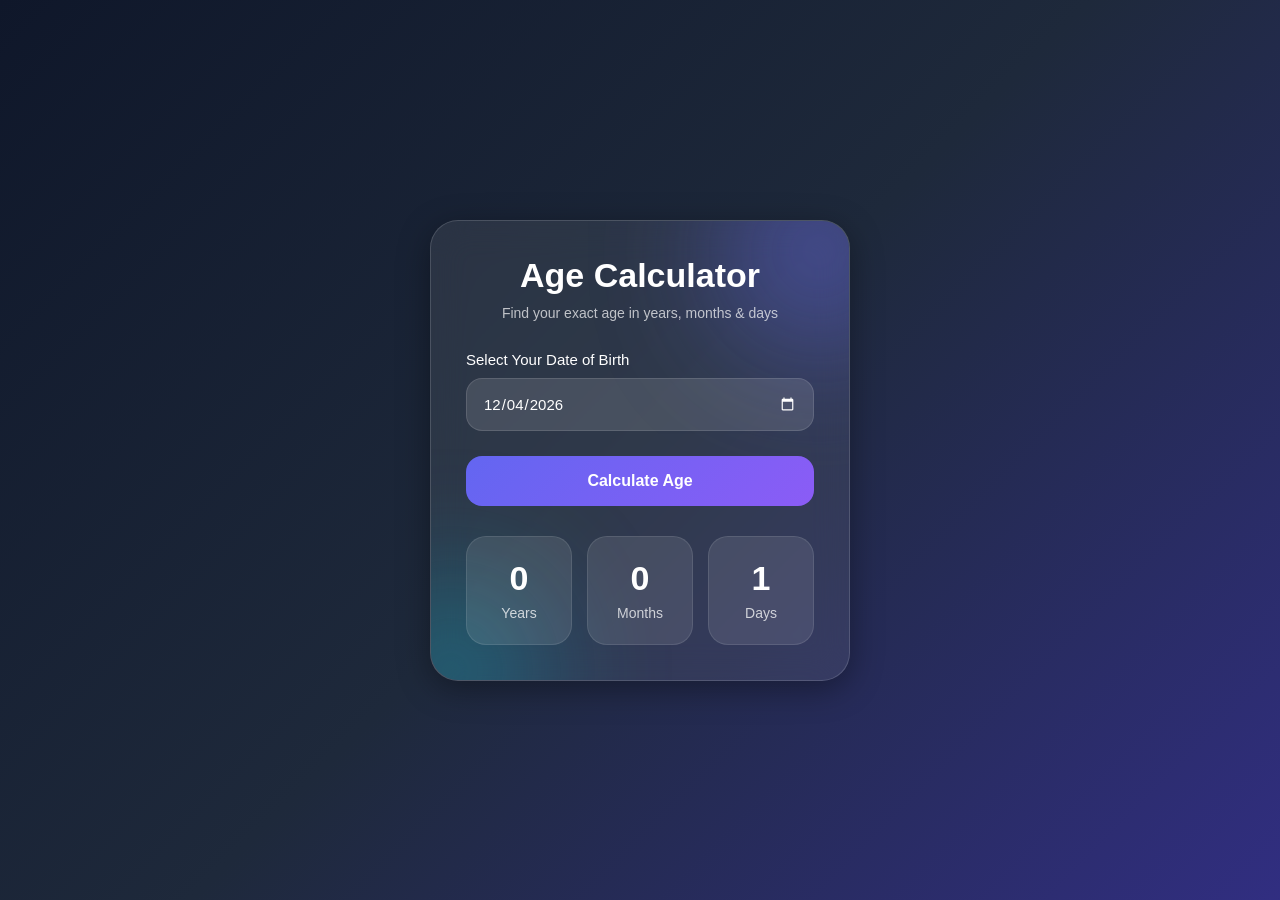
<file: Age-calculator/index.html>
<!DOCTYPE html>
<html lang="en">

<head>
    <meta charset="UTF-8">
    <meta name="viewport" content="width=device-width, initial-scale=1.0">
    <title>Age Calculator</title>
    <link rel="stylesheet" href="index.css">
</head>

<body>
    <div class="age-app">

        <div class="glass-card">

            <div class="top-section">
                <h1>Age Calculator</h1>
                <p>Find your exact age in years, months & days</p>
            </div>

            <div class="input-group">
                <label>Select Your Date of Birth</label>
                <input type="date" id="dob">
            </div>

            <button class="calc-btn" onclick="CalculateAge()">
                Calculate Age
            </button>

            <div class="result-container">

                <div class="result-card">
                    <h2 id="years">21</h2>
                    <span>Years</span>
                </div>

                <div class="result-card">
                    <h2 id="months">05</h2>
                    <span>Months</span>
                </div>

                <div class="result-card">
                    <h2 id="days">12</h2>
                    <span>Days</span>
                </div>

            </div>

        </div>

    </div>
</body>
<script src="index.js"></script>

</html>
</file>
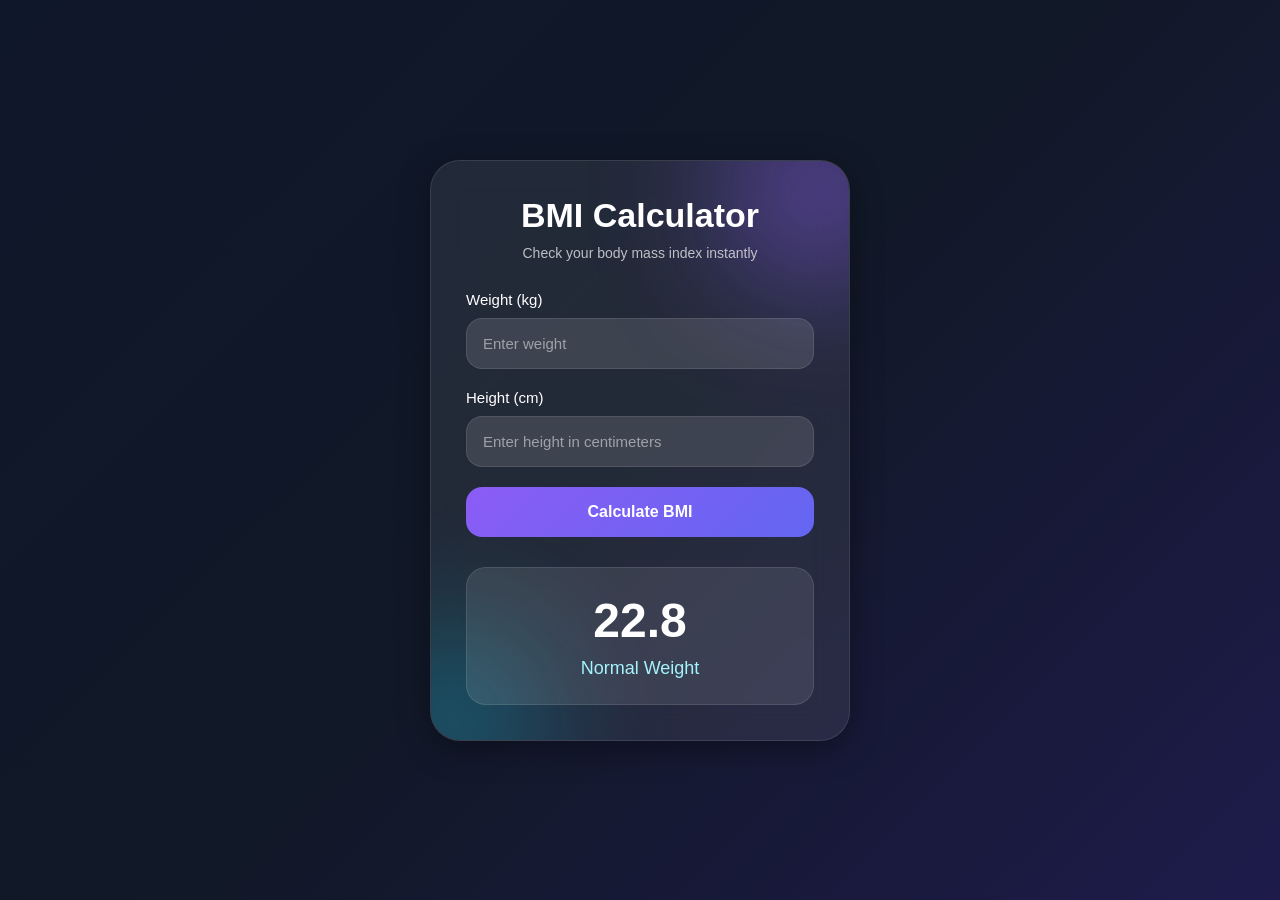
<file: BMI_calculator/index.html>
<!DOCTYPE html>
<html lang="en">

<head>
    <meta charset="UTF-8">
    <meta name="viewport" content="width=device-width, initial-scale=1.0">
    <title>Document</title>
    <link rel="stylesheet" href="index.css">
</head>

<body>
    <div class="bmi-app">

        <div class="glass-card">

            <div class="top-section">
                <h1>BMI Calculator</h1>
                <p>Check your body mass index instantly</p>
            </div>

            <div class="input-group">
                <label>Weight (kg)</label>
                <input type="number" placeholder="Enter weight" id="Weight">
            </div>

            <div class="input-group">
                <label>Height (cm)</label>
                <input type="number" placeholder="Enter height in centimeters" id="Height">
            </div>

            <button class="calc-btn" onclick="calculatrBMI()">
                Calculate BMI
            </button>

            <div class="result-box">

                <h2 id="bmi-value">22.8</h2>

                <span id="bmi-status">Normal Weight</span>

            </div>

        </div>

    </div>
</body>
<script src="index.js"></script>

</html>
</file>
<file: Age-calculator/index.css>
* {
    margin: 0;
    padding: 0;
    box-sizing: border-box;
    font-family: "Poppins", sans-serif;
}

body {
    min-height: 100vh;
    display: flex;
    justify-content: center;
    align-items: center;
    background:
        linear-gradient(135deg, #0f172a, #1e293b, #312e81);
    overflow: hidden;
}

.age-app {
    width: 100%;
    padding: 20px;
    display: flex;
    justify-content: center;
    align-items: center;
}

.glass-card {
    width: 420px;
    padding: 35px;
    border-radius: 28px;

    background: rgba(255, 255, 255, 0.08);

    backdrop-filter: blur(18px);
    -webkit-backdrop-filter: blur(18px);

    border: 1px solid rgba(255, 255, 255, 0.15);

    box-shadow:
        0 8px 32px rgba(0, 0, 0, 0.35);

    position: relative;
    overflow: hidden;
}

.glass-card::before {
    content: "";
    position: absolute;
    width: 180px;
    height: 180px;
    background: #6366f1;
    border-radius: 50%;
    top: -60px;
    right: -60px;
    filter: blur(70px);
    opacity: 0.6;
}

.glass-card::after {
    content: "";
    position: absolute;
    width: 160px;
    height: 160px;
    background: #06b6d4;
    border-radius: 50%;
    bottom: -70px;
    left: -60px;
    filter: blur(70px);
    opacity: 0.5;
}

.top-section {
    position: relative;
    z-index: 2;
    text-align: center;
    margin-bottom: 30px;
}

.top-section h1 {
    color: #fff;
    font-size: 34px;
    font-weight: 700;
    margin-bottom: 10px;
}

.top-section p {
    color: rgba(255, 255, 255, 0.7);
    font-size: 14px;
}

.input-group {
    position: relative;
    z-index: 2;
    display: flex;
    flex-direction: column;
    margin-bottom: 25px;
}

.input-group label {
    color: #fff;
    margin-bottom: 10px;
    font-size: 15px;
    font-weight: 500;
}

.input-group input {
    width: 100%;
    padding: 16px;
    border: none;
    outline: none;
    border-radius: 16px;

    background: rgba(255, 255, 255, 0.12);
    color: #fff;

    font-size: 15px;

    border: 1px solid rgba(255, 255, 255, 0.12);
}

.input-group input::-webkit-calendar-picker-indicator {
    filter: invert(1);
    cursor: pointer;
}

.calc-btn {
    position: relative;
    z-index: 2;

    width: 100%;
    padding: 16px;
    border: none;
    border-radius: 16px;

    background: linear-gradient(135deg, #6366f1, #8b5cf6);

    color: #fff;
    font-size: 16px;
    font-weight: 600;

    cursor: pointer;
    transition: 0.3s;
}

.calc-btn:hover {
    transform: translateY(-2px);
    box-shadow: 0 10px 20px rgba(99, 102, 241, 0.4);
}

.result-container {
    position: relative;
    z-index: 2;

    margin-top: 30px;

    display: grid;
    grid-template-columns: repeat(3, 1fr);
    gap: 15px;
}

.result-card {
    padding: 22px 10px;
    text-align: center;

    border-radius: 20px;

    background: rgba(255, 255, 255, 0.1);

    border: 1px solid rgba(255, 255, 255, 0.1);

    transition: 0.3s;
}

.result-card:hover {
    transform: translateY(-5px);
    background: rgba(255, 255, 255, 0.15);
}

.result-card h2 {
    color: #fff;
    font-size: 34px;
    margin-bottom: 6px;
}

.result-card span {
    color: rgba(255, 255, 255, 0.75);
    font-size: 14px;
}

@media(max-width:500px) {

    .glass-card {
        width: 100%;
        padding: 25px;
    }

    .top-section h1 {
        font-size: 28px;
    }

    .result-container {
        grid-template-columns: 1fr;
    }

}
</file>
<file: BMI_calculator/index.css>
* {
    margin: 0;
    padding: 0;
    box-sizing: border-box;
    font-family: "Poppins", sans-serif;
}

body {
    min-height: 100vh;
    display: flex;
    justify-content: center;
    align-items: center;

    background:
        linear-gradient(135deg, #0f172a, #111827, #1e1b4b);

    overflow: hidden;
}

.bmi-app {
    width: 100%;
    padding: 20px;
    display: flex;
    justify-content: center;
}

.glass-card {
    width: 420px;

    padding: 35px;

    border-radius: 30px;

    background: rgba(255, 255, 255, 0.08);

    backdrop-filter: blur(18px);

    border: 1px solid rgba(255, 255, 255, 0.1);

    box-shadow:
        0 8px 32px rgba(0, 0, 0, 0.35);

    position: relative;

    overflow: hidden;
}

.glass-card::before {
    content: "";

    position: absolute;

    width: 180px;
    height: 180px;

    background: #8b5cf6;

    border-radius: 50%;

    top: -60px;
    right: -60px;

    filter: blur(70px);

    opacity: 0.6;
}

.glass-card::after {
    content: "";

    position: absolute;

    width: 160px;
    height: 160px;

    background: #06b6d4;

    border-radius: 50%;

    bottom: -60px;
    left: -60px;

    filter: blur(70px);

    opacity: 0.5;
}

.top-section {
    position: relative;
    z-index: 2;

    text-align: center;

    margin-bottom: 30px;
}

.top-section h1 {
    color: #fff;

    font-size: 34px;

    margin-bottom: 10px;
}

.top-section p {
    color: rgba(255, 255, 255, 0.7);

    font-size: 14px;
}

.input-group {
    position: relative;
    z-index: 2;

    display: flex;
    flex-direction: column;

    margin-bottom: 20px;
}

.input-group label {
    color: #fff;

    margin-bottom: 10px;

    font-size: 15px;
}

.input-group input {
    width: 100%;

    padding: 16px;

    border: none;
    outline: none;

    border-radius: 16px;

    background: rgba(255, 255, 255, 0.12);

    color: #fff;

    font-size: 15px;

    border: 1px solid rgba(255, 255, 255, 0.1);
}

.input-group input::placeholder {
    color: rgba(255, 255, 255, 0.5);
}

.calc-btn {
    position: relative;
    z-index: 2;

    width: 100%;

    padding: 16px;

    border: none;

    border-radius: 16px;

    background:
        linear-gradient(135deg, #8b5cf6, #6366f1);

    color: #fff;

    font-size: 16px;

    font-weight: 600;

    cursor: pointer;

    transition: 0.3s;
}

.calc-btn:hover {
    transform: translateY(-2px);

    box-shadow:
        0 10px 20px rgba(99, 102, 241, 0.4);
}

.result-box {
    position: relative;
    z-index: 2;

    margin-top: 30px;

    padding: 25px;

    border-radius: 20px;

    text-align: center;

    background: rgba(255, 255, 255, 0.1);

    border: 1px solid rgba(255, 255, 255, 0.1);
}

.result-box h2 {
    color: #fff;

    font-size: 48px;

    margin-bottom: 10px;
}

.result-box span {
    color: #a5f3fc;

    font-size: 18px;

    font-weight: 500;
}

@media(max-width:500px) {

    .glass-card {
        width: 100%;
        padding: 25px;
    }

}
</file>
